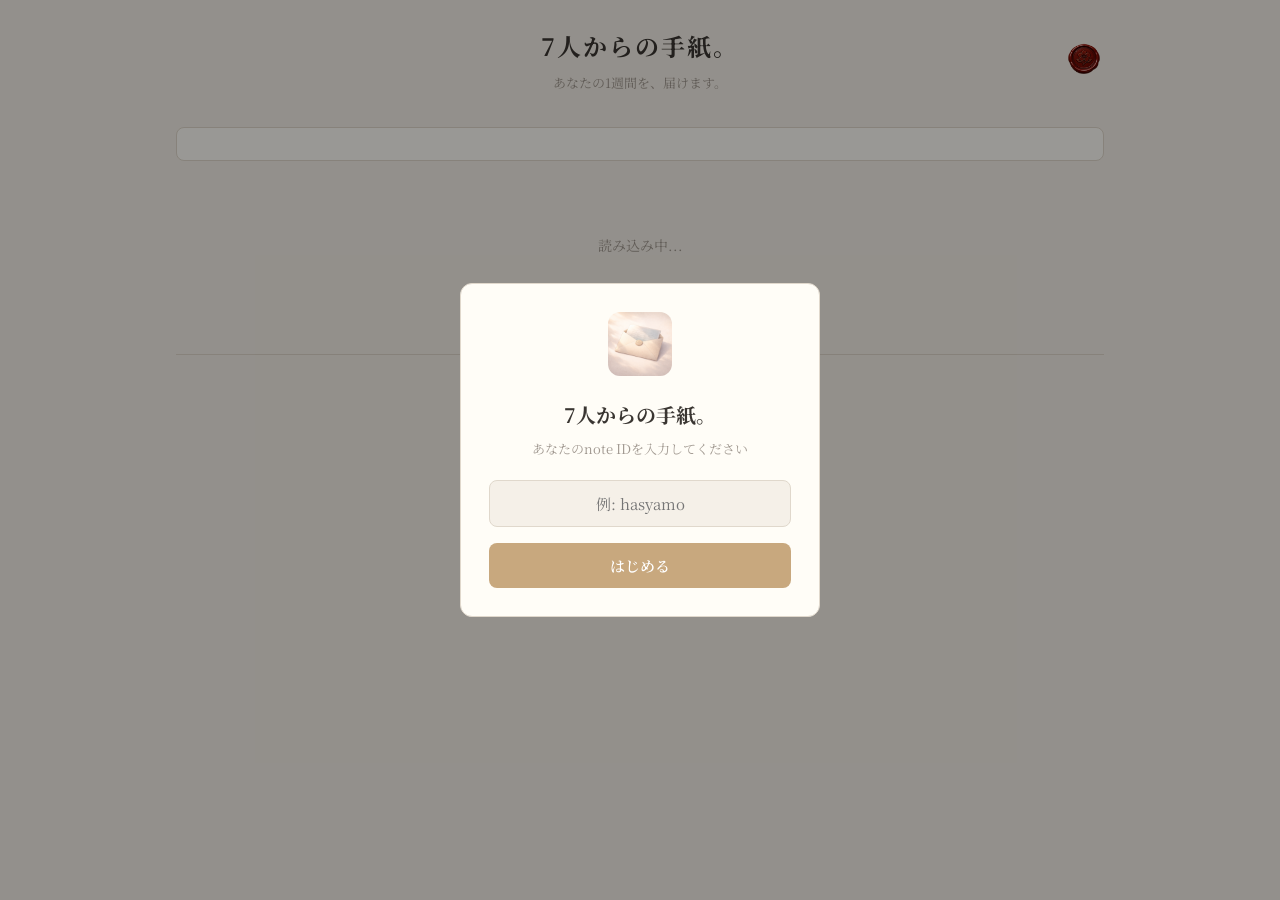
<file: index.html>
<!DOCTYPE html>
<html lang="ja">
<head>
<meta charset="UTF-8">
<meta name="viewport" content="width=device-width, initial-scale=1.0, viewport-fit=cover">
<meta name="theme-color" content="#f5f0e8">
<meta name="mobile-web-app-capable" content="yes">
<meta name="apple-mobile-web-app-status-bar-style" content="default">
<title>7人からの手紙。</title>
<link rel="icon" type="image/png" href="images/favicon.png">
<link rel="apple-touch-icon" href="images/icon-192.png">
<link rel="manifest" href="manifest.json">
<link href="https://fonts.googleapis.com/css2?family=Noto+Sans+JP:wght@300;400;500;700&family=Noto+Serif+JP:wght@400;500;700&display=swap" rel="stylesheet">
<link rel="stylesheet" href="app.css?v=0.1.1">
</head>
<body>

<div class="app">
  <header class="header">
    <h1 class="header-title">7人からの手紙。</h1>
    <p class="header-sub">あなたの1週間を、届けます。</p>
    <a href="hints.html" class="seal-btn"><img src="images/seal.png" alt="ヒント"></a>
  </header>

  <div id="gridView" class="grid-view">
    <div id="compBar" class="comp-bar"></div>
    <div id="letterGrid" class="letter-grid">
      <div class="loading">読み込み中...</div>
    </div>
  </div>

  <div id="letterView" class="letter-view" style="display:none">
    <div class="letter-paper">
      <div class="letter-bg" id="letterBg"></div>
      <div class="letter-content" id="letterContent"></div>
    </div>
    <div class="letter-nav" style="display:none">
      <button id="prevLetter" class="letter-nav-btn">&larr; 前の手紙</button>
      <button id="backToGrid" class="letter-nav-btn letter-nav-back">一覧に戻る</button>
      <button id="nextLetter" class="letter-nav-btn">次の手紙 &rarr;</button>
    </div>
  </div>

  <footer class="footer">
    <div class="footer-copy">&copy; おはようカノジョ / hasyamo</div>
    <div class="footer-version">v0.1.1</div>
  </footer>
</div>

<!-- Update Modal -->
<div id="updateModal" class="modal-overlay" style="display:none">
  <div class="modal-box">
    <div class="modal-title">アップデート</div>
    <div id="updateBody" class="modal-sub" style="white-space:pre-wrap;margin-bottom:20px"></div>
    <button id="updateCloseBtn" class="modal-btn">OK</button>
  </div>
</div>

<script src="app.js?v=0.1.1"></script>
</body>
</html>
</file>
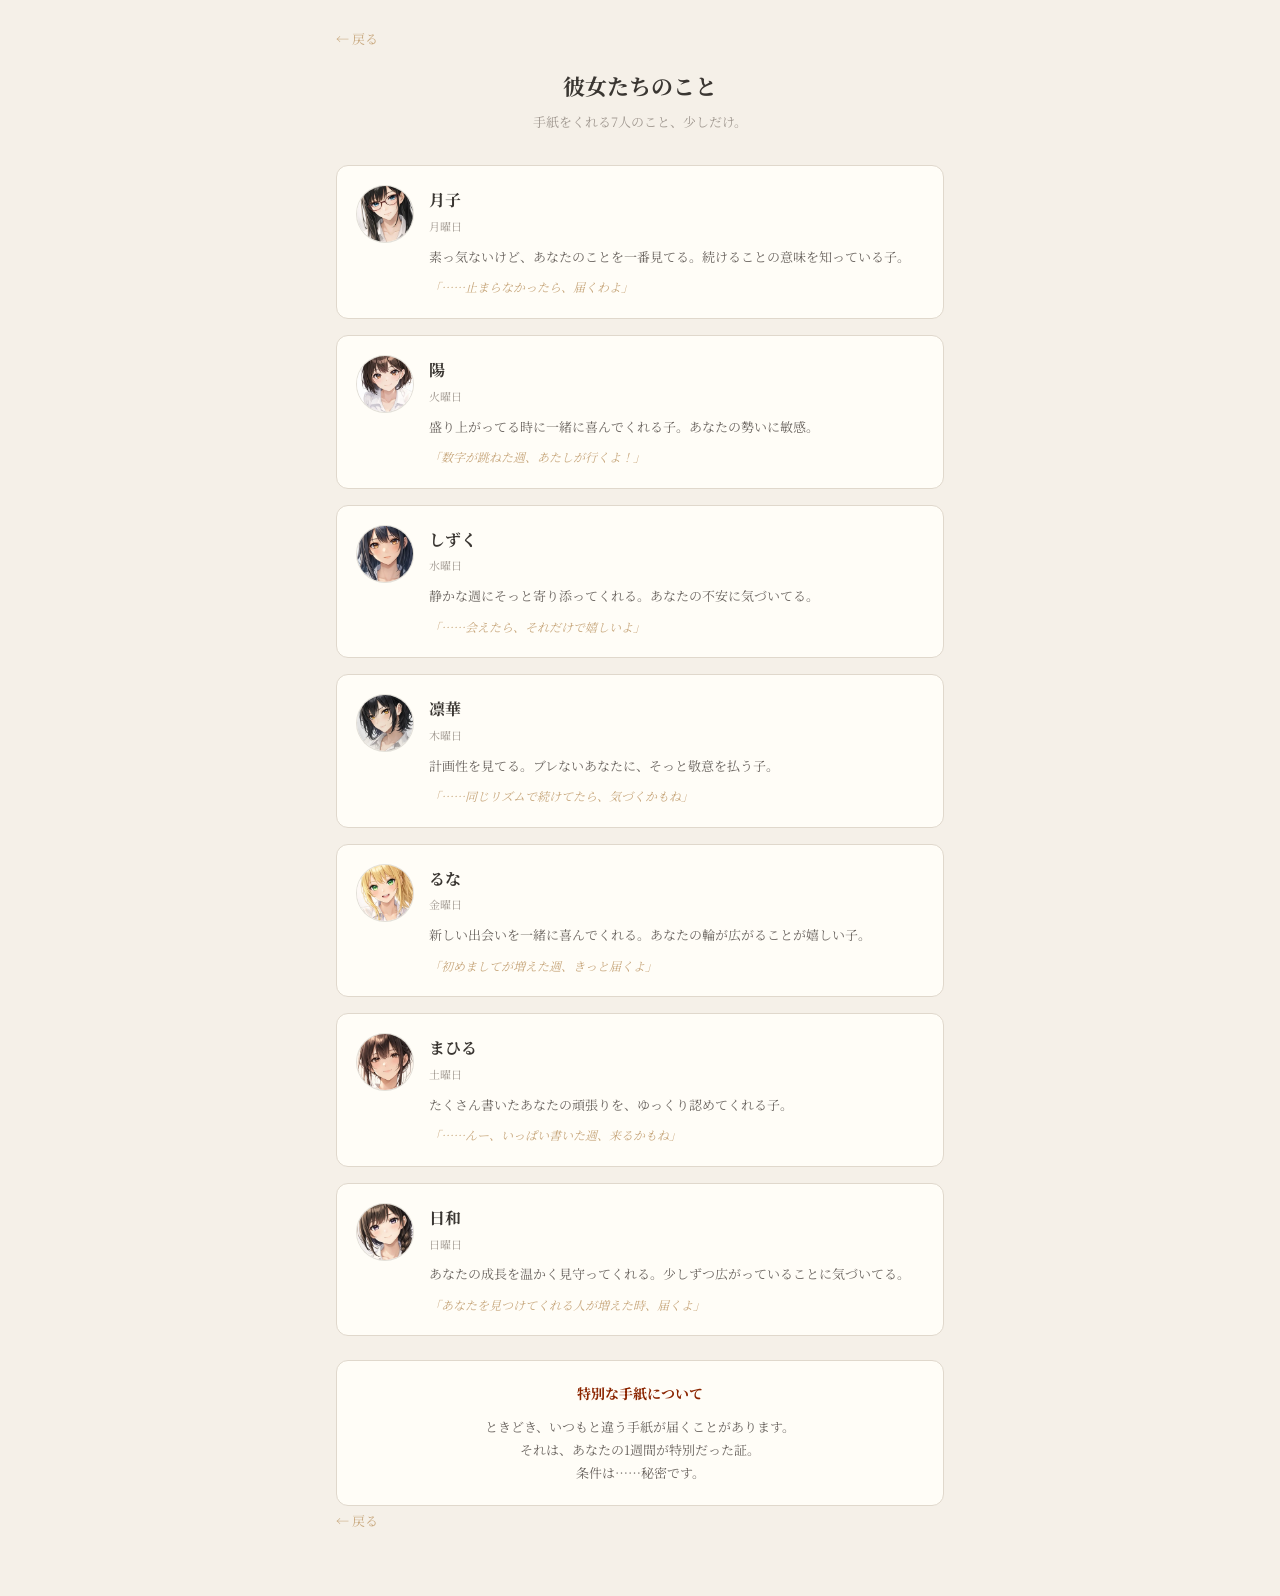
<file: hints.html>
<!DOCTYPE html>
<html lang="ja">
<head>
<meta charset="UTF-8">
<meta name="viewport" content="width=device-width, initial-scale=1.0">
<meta name="theme-color" content="#f5f0e8">
<title>彼女たちのこと — 7人からの手紙。</title>
<link href="https://fonts.googleapis.com/css2?family=Noto+Sans+JP:wght@300;400;500;700&family=Noto+Serif+JP:wght@400;500;700&display=swap" rel="stylesheet">
<style>
:root {
  --bg-main: #f5f0e8;
  --bg-card: #fffdf7;
  --text-primary: #3a3632;
  --text-secondary: #6b6560;
  --text-muted: #a09890;
  --accent: #c8a87e;
  --border: #e0d8cc;
  --font-serif: 'Noto Serif JP', serif;
  --font-sans: 'Noto Sans JP', sans-serif;
}
* { margin: 0; padding: 0; box-sizing: border-box; }
body {
  background: var(--bg-main);
  color: var(--text-primary);
  font-family: var(--font-serif);
  line-height: 1.8;
  min-height: 100dvh;
}
.page {
  max-width: 640px;
  margin: 0 auto;
  padding: 24px 16px 48px;
}
.back {
  display: inline-block;
  font-size: 13px;
  color: var(--accent);
  text-decoration: none;
  margin-bottom: 16px;
}
.back:hover { text-decoration: underline; }
h1 {
  font-size: 22px;
  font-weight: 700;
  text-align: center;
  margin-bottom: 4px;
}
.sub {
  font-size: 13px;
  color: var(--text-muted);
  text-align: center;
  margin-bottom: 32px;
}
.char-card {
  background: var(--bg-card);
  border: 1px solid var(--border);
  border-radius: 12px;
  padding: 20px;
  margin-bottom: 16px;
  display: flex;
  gap: 16px;
  align-items: flex-start;
}
.char-avatar {
  width: 56px;
  height: 56px;
  border-radius: 50%;
  object-fit: cover;
  flex-shrink: 0;
  box-shadow: 0 0 0 1px rgba(160, 152, 144, 0.3);
}
.char-info { flex: 1; min-width: 0; }
.char-name {
  font-size: 16px;
  font-weight: 700;
  margin-bottom: 2px;
}
.char-day {
  font-size: 11px;
  color: var(--text-muted);
  margin-bottom: 8px;
}
.char-desc {
  font-size: 13px;
  color: var(--text-secondary);
  margin-bottom: 8px;
}
.char-hint {
  font-size: 12px;
  color: var(--accent);
  font-style: italic;
}
.rare-note {
  background: var(--bg-card);
  border: 1px solid var(--border);
  border-radius: 12px;
  padding: 20px;
  margin-top: 24px;
  text-align: center;
}
.rare-note-title {
  font-size: 14px;
  font-weight: 700;
  color: #8b2500;
  margin-bottom: 8px;
}
.rare-note-body {
  font-size: 13px;
  color: var(--text-secondary);
}
</style>
</head>
<body>
<div class="page">

<a class="back" href="./">← 戻る</a>

<h1>彼女たちのこと</h1>
<p class="sub">手紙をくれる7人のこと、少しだけ。</p>

<div class="char-card">
  <img class="char-avatar" src="images/eyes-mon.webp" alt="月子">
  <div class="char-info">
    <div class="char-name">月子</div>
    <div class="char-day">月曜日</div>
    <div class="char-desc">素っ気ないけど、あなたのことを一番見てる。続けることの意味を知っている子。</div>
    <div class="char-hint">「……止まらなかったら、届くわよ」</div>
  </div>
</div>

<div class="char-card">
  <img class="char-avatar" src="images/eyes-tue.webp" alt="陽">
  <div class="char-info">
    <div class="char-name">陽</div>
    <div class="char-day">火曜日</div>
    <div class="char-desc">盛り上がってる時に一緒に喜んでくれる子。あなたの勢いに敏感。</div>
    <div class="char-hint">「数字が跳ねた週、あたしが行くよ！」</div>
  </div>
</div>

<div class="char-card">
  <img class="char-avatar" src="images/eyes-wed.webp" alt="しずく">
  <div class="char-info">
    <div class="char-name">しずく</div>
    <div class="char-day">水曜日</div>
    <div class="char-desc">静かな週にそっと寄り添ってくれる。あなたの不安に気づいてる。</div>
    <div class="char-hint">「……会えたら、それだけで嬉しいよ」</div>
  </div>
</div>

<div class="char-card">
  <img class="char-avatar" src="images/eyes-thu.webp" alt="凛華">
  <div class="char-info">
    <div class="char-name">凛華</div>
    <div class="char-day">木曜日</div>
    <div class="char-desc">計画性を見てる。ブレないあなたに、そっと敬意を払う子。</div>
    <div class="char-hint">「……同じリズムで続けてたら、気づくかもね」</div>
  </div>
</div>

<div class="char-card">
  <img class="char-avatar" src="images/eyes-fri.webp" alt="るな">
  <div class="char-info">
    <div class="char-name">るな</div>
    <div class="char-day">金曜日</div>
    <div class="char-desc">新しい出会いを一緒に喜んでくれる。あなたの輪が広がることが嬉しい子。</div>
    <div class="char-hint">「初めましてが増えた週、きっと届くよ」</div>
  </div>
</div>

<div class="char-card">
  <img class="char-avatar" src="images/eyes-sat.webp" alt="まひる">
  <div class="char-info">
    <div class="char-name">まひる</div>
    <div class="char-day">土曜日</div>
    <div class="char-desc">たくさん書いたあなたの頑張りを、ゆっくり認めてくれる子。</div>
    <div class="char-hint">「……んー、いっぱい書いた週、来るかもね」</div>
  </div>
</div>

<div class="char-card">
  <img class="char-avatar" src="images/eyes-sun.webp" alt="日和">
  <div class="char-info">
    <div class="char-name">日和</div>
    <div class="char-day">日曜日</div>
    <div class="char-desc">あなたの成長を温かく見守ってくれる。少しずつ広がっていることに気づいてる。</div>
    <div class="char-hint">「あなたを見つけてくれる人が増えた時、届くよ」</div>
  </div>
</div>

<div class="rare-note">
  <div class="rare-note-title">特別な手紙について</div>
  <div class="rare-note-body">ときどき、いつもと違う手紙が届くことがあります。<br>それは、あなたの1週間が特別だった証。<br>条件は……秘密です。</div>
</div>

<a class="back" href="./">← 戻る</a>

</div>
</body>
</html>
</file>
<file: app.css>
:root {
  --bg-main: #f5f0e8;
  --bg-card: #fffdf7;
  --bg-paper: #fffcf5;
  --text-primary: #3a3632;
  --text-secondary: #6b6560;
  --text-muted: #a09890;
  --accent: #c8a87e;
  --accent-dark: #a08060;
  --border: #e0d8cc;
  --shadow: rgba(80, 60, 40, 0.08);
  --font-sans: 'Noto Sans JP', sans-serif;
  --font-serif: 'Noto Serif JP', serif;
}

* { margin: 0; padding: 0; box-sizing: border-box; }

body {
  background: var(--bg-main);
  color: var(--text-primary);
  font-family: var(--font-serif);
  line-height: 1.8;
  min-height: 100dvh;
}

.app {
  max-width: 960px;
  margin: 0 auto;
  padding: 24px 16px 48px;
}

/* Header */
.header {
  text-align: center;
  margin-bottom: 32px;
  position: relative;
}
.header-title {
  font-family: var(--font-serif);
  font-size: 24px;
  font-weight: 700;
  color: var(--text-primary);
  letter-spacing: 2px;
}
.header-sub {
  font-size: 13px;
  color: var(--text-muted);
  margin-top: 4px;
}

/* Grid View */
.letter-grid {
  display: grid;
  grid-template-columns: 1fr;
  gap: 16px;
}

/* Seal Button */
.seal-btn {
  display: block;
  width: 40px;
  height: 40px;
  position: absolute;
  top: 50%;
  right: 0;
  transform: translateY(-50%);
  transition: transform 0.15s;
}
.seal-btn:hover {
  transform: translateY(-50%) scale(1.1);
}
.seal-btn img {
  width: 100%;
  height: 100%;
  object-fit: contain;
}

/* Comp Bar */
.comp-bar {
  display: flex;
  justify-content: center;
  gap: 8px;
  margin-bottom: 24px;
  padding: 16px 8px;
  background: var(--bg-card);
  border: 1px solid var(--border);
  border-radius: 8px;
}
.comp-char {
  display: flex;
  flex-direction: column;
  align-items: center;
  gap: 4px;
  width: 48px;
}
.comp-avatar {
  width: 40px;
  height: 40px;
  border-radius: 50%;
  object-fit: cover;
  transition: filter 0.3s;
  box-shadow: 0 0 0 1px rgba(160, 152, 144, 0.3);
}
.comp-avatar.locked {
  filter: grayscale(1) opacity(0.3);
}
.comp-avatar.has-rare {
  box-shadow: 0 0 0 2px #d4a060, 0 0 8px rgba(212, 160, 96, 0.3);
}
.comp-name {
  font-size: 9px;
  color: var(--text-muted);
  text-align: center;
  white-space: nowrap;
}
.comp-count {
  font-size: 9px;
  color: var(--text-muted);
  font-family: var(--font-serif);
}
.comp-char.unlocked .comp-name {
  color: var(--text-secondary);
}
.comp-char.unlocked .comp-count {
  color: var(--text-primary);
}

/* Grid Section */
.letter-grid-section {
  display: grid;
  grid-template-columns: 1fr;
  gap: 16px;
}
.letter-grid-section.collapsed {
  display: none;
}
@media (min-width: 540px) {
  .letter-grid-section { grid-template-columns: repeat(2, 1fr); }
}
@media (min-width: 768px) {
  .letter-grid-section { grid-template-columns: repeat(3, 1fr); }
}
@media (min-width: 1024px) {
  .letter-grid-section { grid-template-columns: repeat(4, 1fr); }
}

/* Letter Group */
.letter-group {
  margin-top: 16px;
}
.letter-group-header {
  display: flex;
  justify-content: space-between;
  align-items: center;
  padding: 10px 12px;
  background: var(--bg-card);
  border: 1px solid var(--border);
  border-radius: 8px;
  cursor: pointer;
  margin-bottom: 12px;
  transition: opacity 0.15s;
}
.letter-group-header:hover {
  opacity: 0.8;
}
.letter-group-label {
  font-family: var(--font-serif);
  font-size: 14px;
  font-weight: 500;
  color: var(--text-primary);
}
.letter-group-count {
  font-size: 12px;
  color: var(--text-muted);
}

/* Letter Card */
.letter-card {
  background: var(--bg-card);
  border: 1px solid var(--border);
  border-radius: 8px;
  padding: 20px;
  cursor: pointer;
  transition: transform 0.15s, box-shadow 0.15s;
  position: relative;
  overflow: hidden;
  max-width: 280px;
}
.letter-card:hover {
  transform: translateY(-2px);
  box-shadow: 0 4px 16px var(--shadow);
}
.letter-card.unopened {
  border-left: 3px solid var(--accent);
}
.letter-card.rare {
  background: linear-gradient(135deg, #fffdf5 0%, #fef6e8 50%, #fff8f0 100%);
  border: 1px solid #d4b896;
  box-shadow: 0 2px 12px rgba(200, 168, 126, 0.15);
}
.letter-card.rare.unopened {
  border-left: 3px solid #d4a060;
}
.letter-card-rare {
  position: absolute;
  bottom: 8px;
  right: 10px;
  font-family: var(--font-serif);
  font-size: 9px;
  font-weight: 500;
  color: #b89060;
  letter-spacing: 1px;
}
.letter-card-date {
  font-size: 12px;
  color: var(--text-muted);
  margin-bottom: 8px;
}
.letter-card-sender {
  display: flex;
  align-items: center;
  gap: 10px;
}
.letter-card-avatar {
  width: 36px;
  height: 36px;
  border-radius: 50%;
  object-fit: cover;
  box-shadow: 0 0 0 1px rgba(160, 152, 144, 0.3);
}
.letter-card-name {
  font-family: var(--font-serif);
  font-size: 15px;
  font-weight: 500;
  color: var(--text-primary);
}
.letter-card-badge {
  position: absolute;
  top: 12px;
  right: 12px;
  font-size: 10px;
  color: var(--accent-dark);
  background: rgba(200, 168, 126, 0.15);
  padding: 2px 8px;
  border-radius: 4px;
}

/* Letter View */
.letter-view {
  animation: fadeIn 0.3s ease;
  padding-bottom: calc(80px + env(safe-area-inset-bottom, 0px));
}
@keyframes fadeIn {
  from { opacity: 0; }
  to { opacity: 1; }
}

.letter-paper {
  --line-color: #e0d8cc;
  background-color: var(--bg-paper);
  border: 1px solid var(--border);
  border-radius: 8px;
  padding: 40px 32px;
  position: relative;
  overflow: hidden;
  min-height: 480px;
  box-shadow: 0 2px 12px var(--shadow);
}
.letter-bg {
  position: absolute;
  top: 0;
  right: 0;
  width: 50%;
  aspect-ratio: 1;
  background-size: contain;
  background-repeat: no-repeat;
  background-position: top right;
  opacity: 0.08;
  pointer-events: none;
}
.letter-content {
  position: relative;
  z-index: 1;
}
.letter-content .letter-greeting {
  font-family: var(--font-serif);
  font-size: 18px;
  font-weight: 500;
  color: var(--text-primary);
  margin-bottom: 24px;
}
.letter-content .letter-body {
  font-size: 14px;
  color: var(--text-secondary);
  white-space: pre-wrap;
}
.letter-content .letter-body .letter-line,
.letter-content .letter-body .letter-line-empty {
  display: block;
  min-height: 36px;
  line-height: 36px;
  border-bottom: 1px solid var(--line-color);
  padding: 0 4px;
}
.letter-content .letter-body .letter-line-empty {
  height: 36px;
}
.letter-content .letter-body.animate .letter-line,
.letter-content .letter-body.animate .letter-line-empty {
  opacity: 0;
  filter: blur(6px);
  transform: translateY(6px);
  transition: opacity 1s ease, filter 1s ease, transform 1s ease;
}
.letter-content .letter-body.animate .letter-line.visible,
.letter-content .letter-body.animate .letter-line-empty.visible {
  opacity: 1;
  filter: blur(0);
  transform: translateY(0);
}

/* Rare particles */
.rare-particle {
  position: absolute;
  pointer-events: none;
  z-index: 10;
  font-size: 9px;
  filter: blur(0.5px);
  text-shadow: 0 0 6px currentColor;
  animation: rareFloat 1.5s ease-out forwards;
}
@keyframes rareFloat {
  0% { opacity: 0; transform: translate(0, 0) scale(0.5); }
  15% { opacity: 1; transform: translate(var(--dx1), -8px) scale(1.2); }
  50% { opacity: 0.7; transform: translate(var(--dx2), -20px) scale(1); }
  100% { opacity: 0; transform: translate(var(--dx3), -35px) scale(0.3); }
}

.letter-content .letter-signature.animate,
.letter-content .letter-date.animate {
  opacity: 0;
  transition: opacity 0.4s ease;
}
.letter-content .letter-signature.animate.visible,
.letter-content .letter-date.animate.visible {
  opacity: 1;
}
.letter-content .letter-number {
  font-size: 18px;
  font-weight: 700;
  color: var(--text-secondary);
  line-height: 1;
  vertical-align: baseline;
}
.letter-content .letter-signature {
  display: flex;
  align-items: flex-end;
  justify-content: flex-end;
  gap: 12px;
  margin-top: 32px;
  position: relative;
  z-index: 2;
}
.letter-content .letter-signature-name {
  font-family: var(--font-serif);
  font-size: 15px;
  color: var(--text-primary);
}
.letter-signature-avatar {
  width: 100px;
  height: 100px;
  object-fit: contain;
  pointer-events: none;
}
.letter-content .letter-date {
  font-size: 12px;
  color: var(--text-muted);
  text-align: right;
  margin-top: 4px;
}

/* Letter Nav */
.letter-nav {
  display: flex;
  justify-content: space-between;
  align-items: center;
  gap: 8px;
  flex-wrap: wrap;
  position: fixed;
  bottom: 0;
  left: 0;
  right: 0;
  padding: 10px 16px calc(10px + env(safe-area-inset-bottom, 0px));
  background: var(--bg-main);
  border-top: 1px solid var(--border);
  z-index: 100;
  max-width: 960px;
  margin: 0 auto;
}
.letter-nav-btn {
  background: none;
  border: 1px solid var(--border);
  border-radius: 6px;
  padding: 8px 12px;
  font-family: var(--font-serif);
  font-size: 12px;
  color: var(--text-secondary);
  cursor: pointer;
  transition: background 0.15s;
  flex: 1;
  text-align: center;
  min-width: 0;
}
.letter-nav-btn:hover {
  background: var(--bg-card);
}
.letter-nav-btn:disabled {
  opacity: 0.3;
  cursor: default;
}
.letter-nav-back {
  color: var(--accent-dark);
  border-color: var(--accent);
}

/* Footer */
.footer {
  text-align: center;
  margin-top: 48px;
  padding-top: 16px;
  border-top: 1px solid var(--border);
}
.footer-copy {
  font-size: 11px;
  color: var(--text-muted);
}
.footer-version {
  font-size: 10px;
  color: var(--text-muted);
  margin-top: 2px;
}

/* Loading */
.loading {
  text-align: center;
  color: var(--text-muted);
  font-size: 14px;
  padding: 48px 0;
}

/* Modal */
.modal-overlay {
  position: fixed;
  top: 0; left: 0; right: 0; bottom: 0;
  background: rgba(0, 0, 0, 0.4);
  z-index: 200;
  display: flex;
  align-items: center;
  justify-content: center;
}
.modal-box {
  max-width: 360px;
  width: 90%;
  padding: 28px;
  background: var(--bg-card);
  border-radius: 12px;
  border: 1px solid var(--border);
  text-align: center;
}
.modal-title {
  font-family: var(--font-serif);
  font-size: 20px;
  font-weight: 700;
  color: var(--text-primary);
  margin-bottom: 4px;
}
.modal-sub {
  font-size: 13px;
  color: var(--text-muted);
  margin-bottom: 20px;
}
.modal-input {
  width: 100%;
  padding: 12px;
  background: var(--bg-main);
  color: var(--text-primary);
  border: 1px solid var(--border);
  border-radius: 8px;
  font-family: var(--font-serif);
  font-size: 15px;
  text-align: center;
  outline: none;
  box-sizing: border-box;
}
.modal-error {
  font-size: 12px;
  color: #c06060;
  margin-top: 8px;
  display: none;
}
.modal-btn {
  margin-top: 16px;
  padding: 12px 32px;
  background: var(--accent);
  color: #fff;
  border: none;
  border-radius: 8px;
  font-family: var(--font-serif);
  font-size: 15px;
  font-weight: 600;
  cursor: pointer;
  width: 100%;
  transition: opacity 0.15s;
}
.modal-btn:hover {
  opacity: 0.85;
}

/* Page Turn Animation */
.page-turn-enter {
  animation: pageTurnIn 0.4s ease;
}
@keyframes pageTurnIn {
  from {
    transform: perspective(800px) rotateY(-15deg);
    opacity: 0;
  }
  to {
    transform: perspective(800px) rotateY(0);
    opacity: 1;
  }
}

/* Comments Attachment */
.letter-comments {
  margin-top: 24px;
  padding-top: 20px;
  border-top: 1px dashed var(--border);
}
.letter-comments-title {
  font-family: var(--font-serif);
  font-size: 13px;
  color: var(--text-muted);
  margin-bottom: 16px;
}
.comment-group {
  margin-bottom: 16px;
}
.comment-group-header {
  display: flex;
  align-items: center;
  gap: 8px;
  margin-bottom: 8px;
}
.comment-icon {
  width: 28px;
  height: 28px;
  border-radius: 50%;
  object-fit: cover;
  flex-shrink: 0;
  box-shadow: 0 0 0 1px rgba(160, 152, 144, 0.2);
}
.comment-name {
  font-size: 12px;
  font-weight: 500;
  color: var(--text-primary);
  white-space: nowrap;
  overflow: hidden;
  text-overflow: ellipsis;
}
.comment-count {
  font-size: 10px;
  color: var(--text-muted);
  flex-shrink: 0;
}
.comment-group-body {
  padding-left: 36px;
}
.comment-entry {
  display: block;
  text-decoration: none;
  color: inherit;
  padding-bottom: 8px;
  margin-bottom: 8px;
  border-bottom: 1px solid var(--border);
  transition: opacity 0.15s;
}
.comment-entry:last-child {
  border-bottom: none;
  margin-bottom: 0;
}
.comment-entry:hover {
  opacity: 0.7;
}
.comment-text {
  font-size: 12px;
  color: var(--text-secondary);
  line-height: 1.6;
}
.comment-article {
  display: block;
  font-size: 10px;
  color: var(--text-muted);
  margin-top: 2px;
  white-space: nowrap;
  overflow: hidden;
  text-overflow: ellipsis;
}

.comment-more {
  font-size: 12px;
  color: var(--accent-dark);
  text-align: center;
  padding: 12px 0;
  cursor: pointer;
  transition: opacity 0.15s;
}
.comment-more:hover {
  opacity: 0.7;
}

@media (max-width: 539px) {
  .letter-card {
    max-width: none;
  }
  .letter-content .letter-body .letter-line,
  .letter-content .letter-body .letter-line-empty {
    border-bottom: none;
  }
}
</file>
